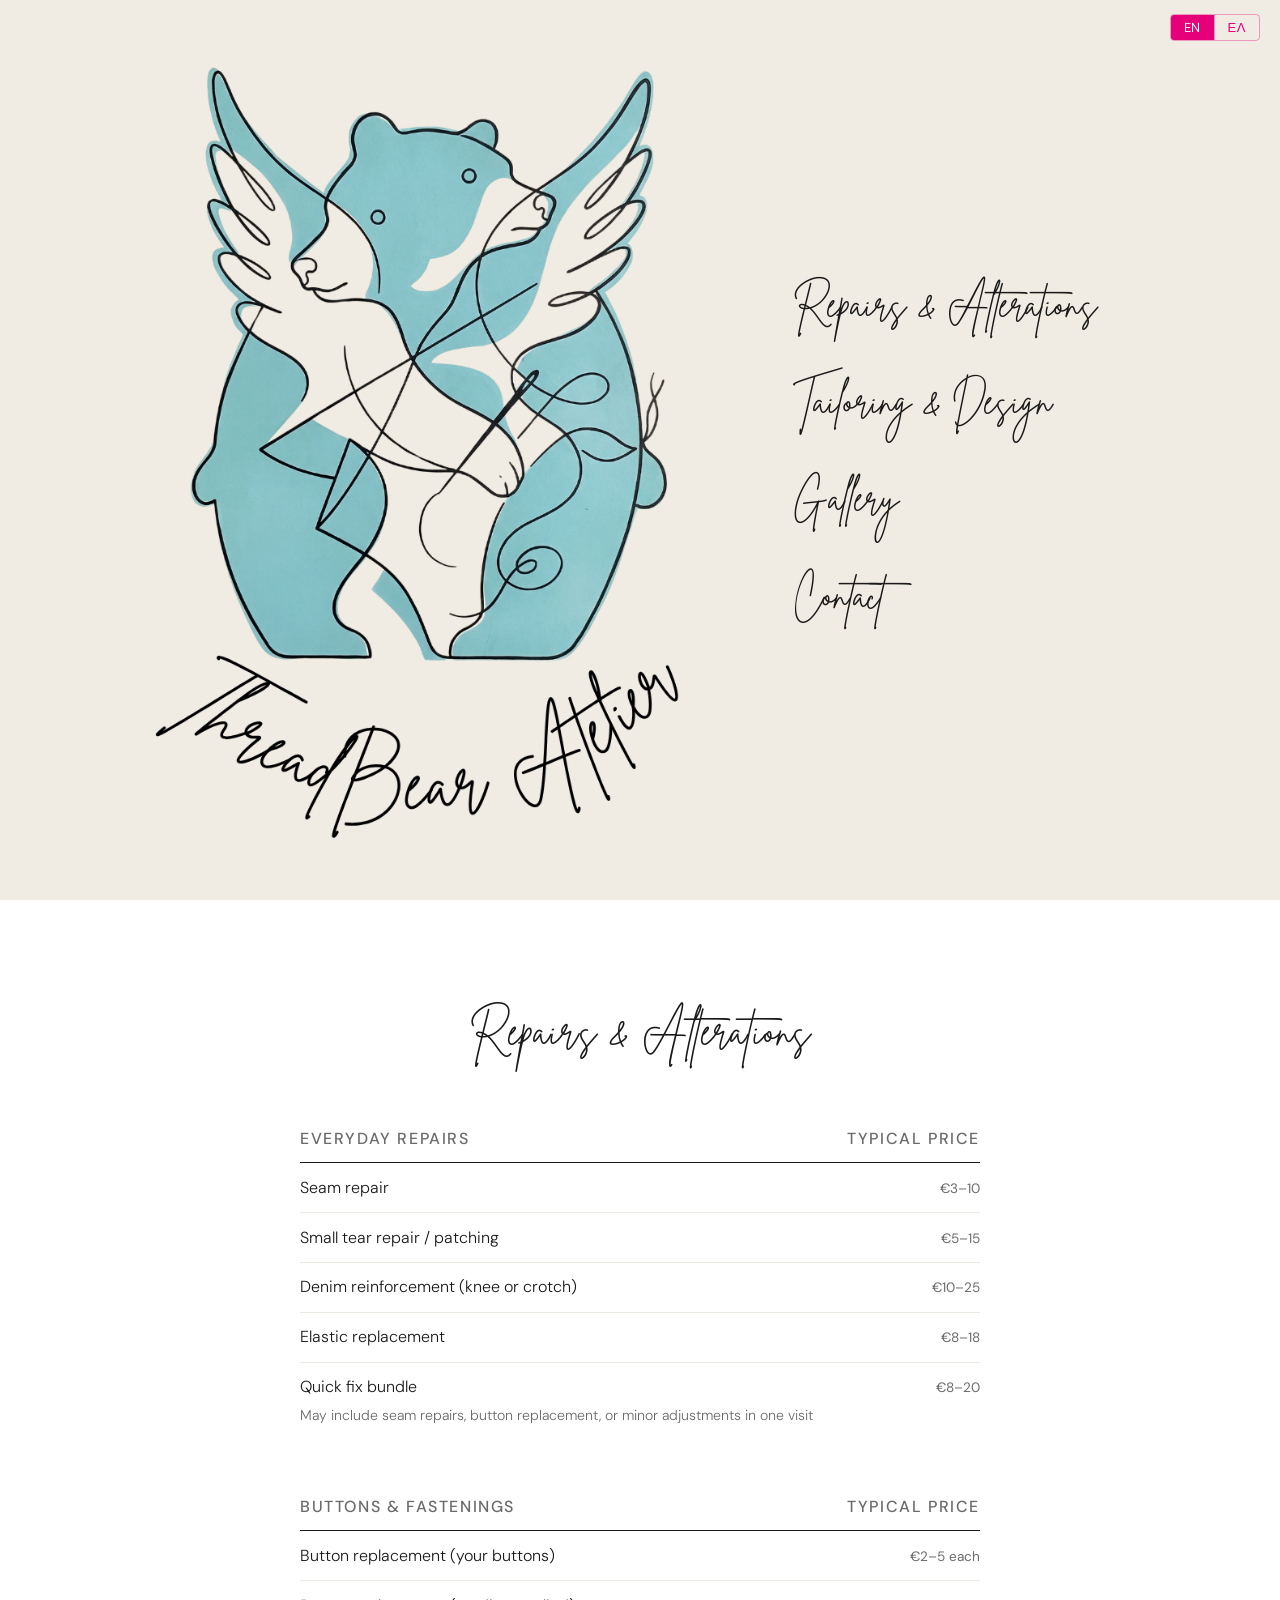
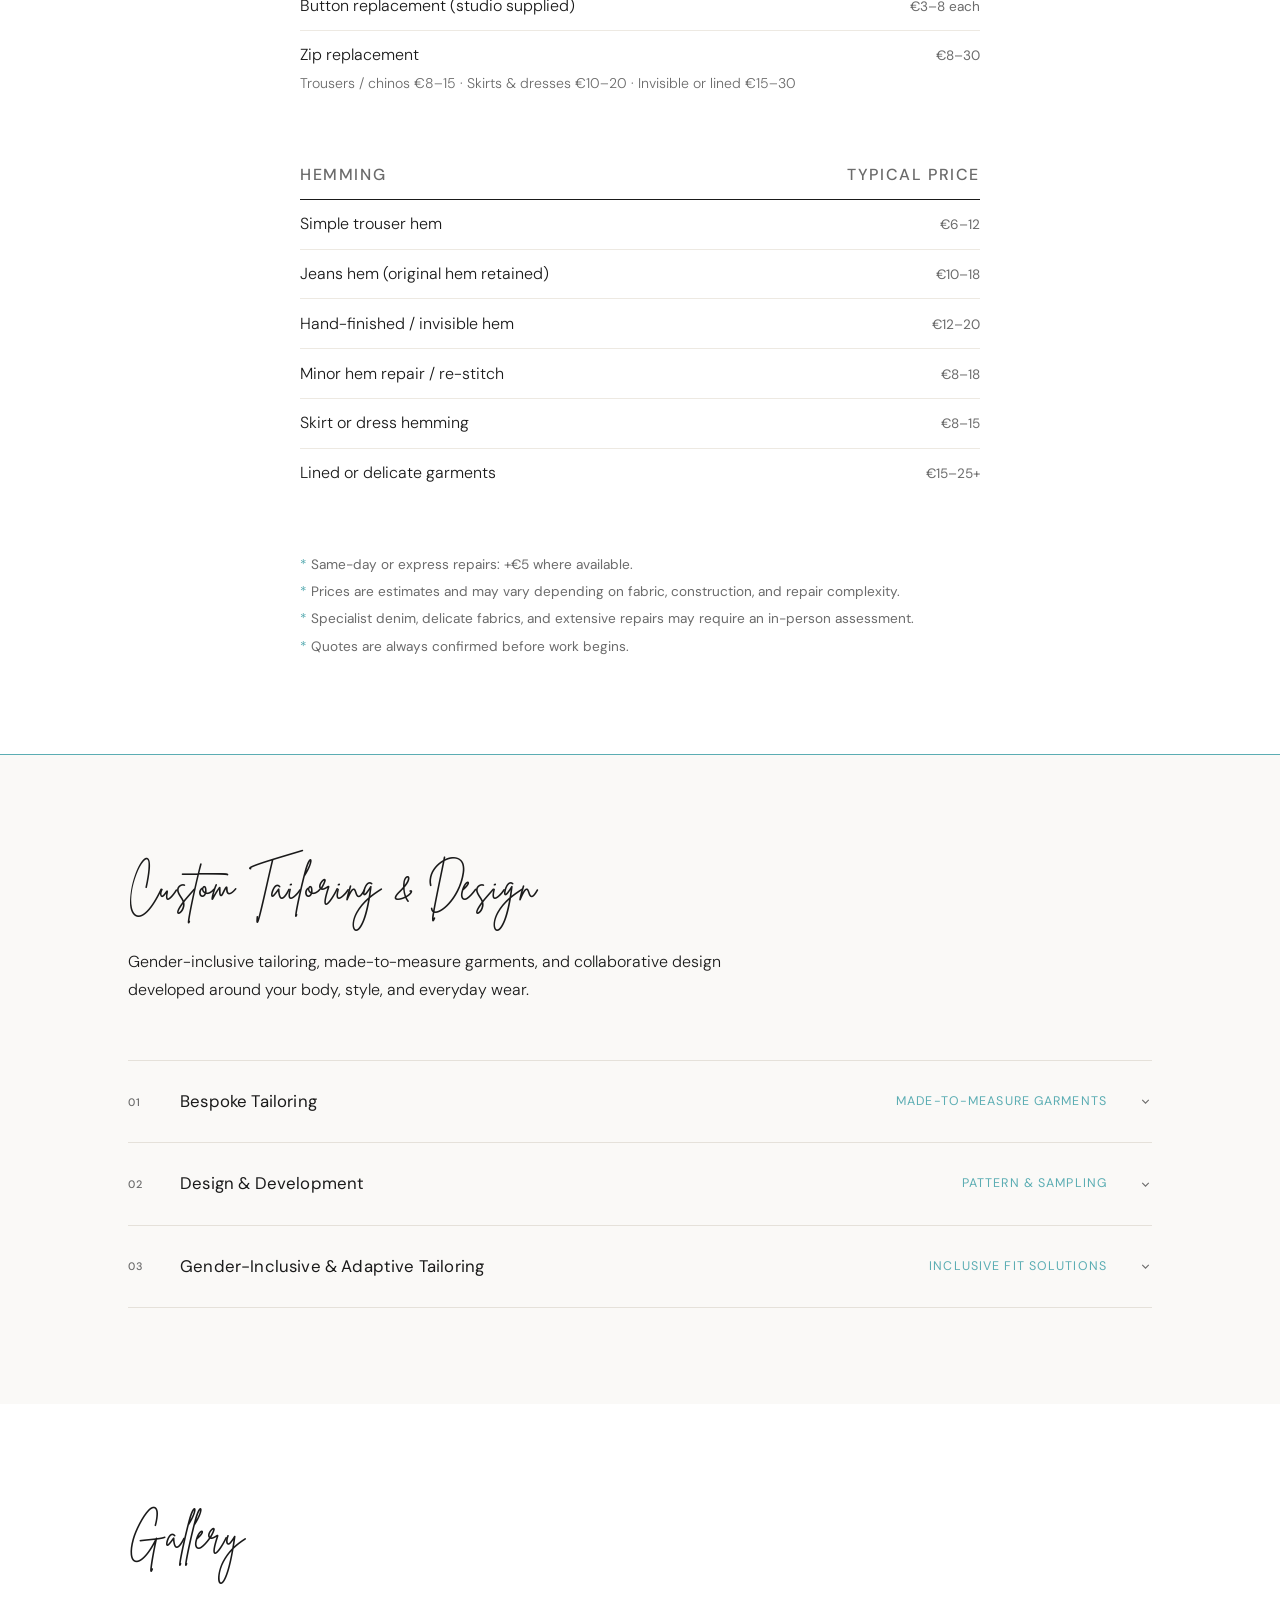
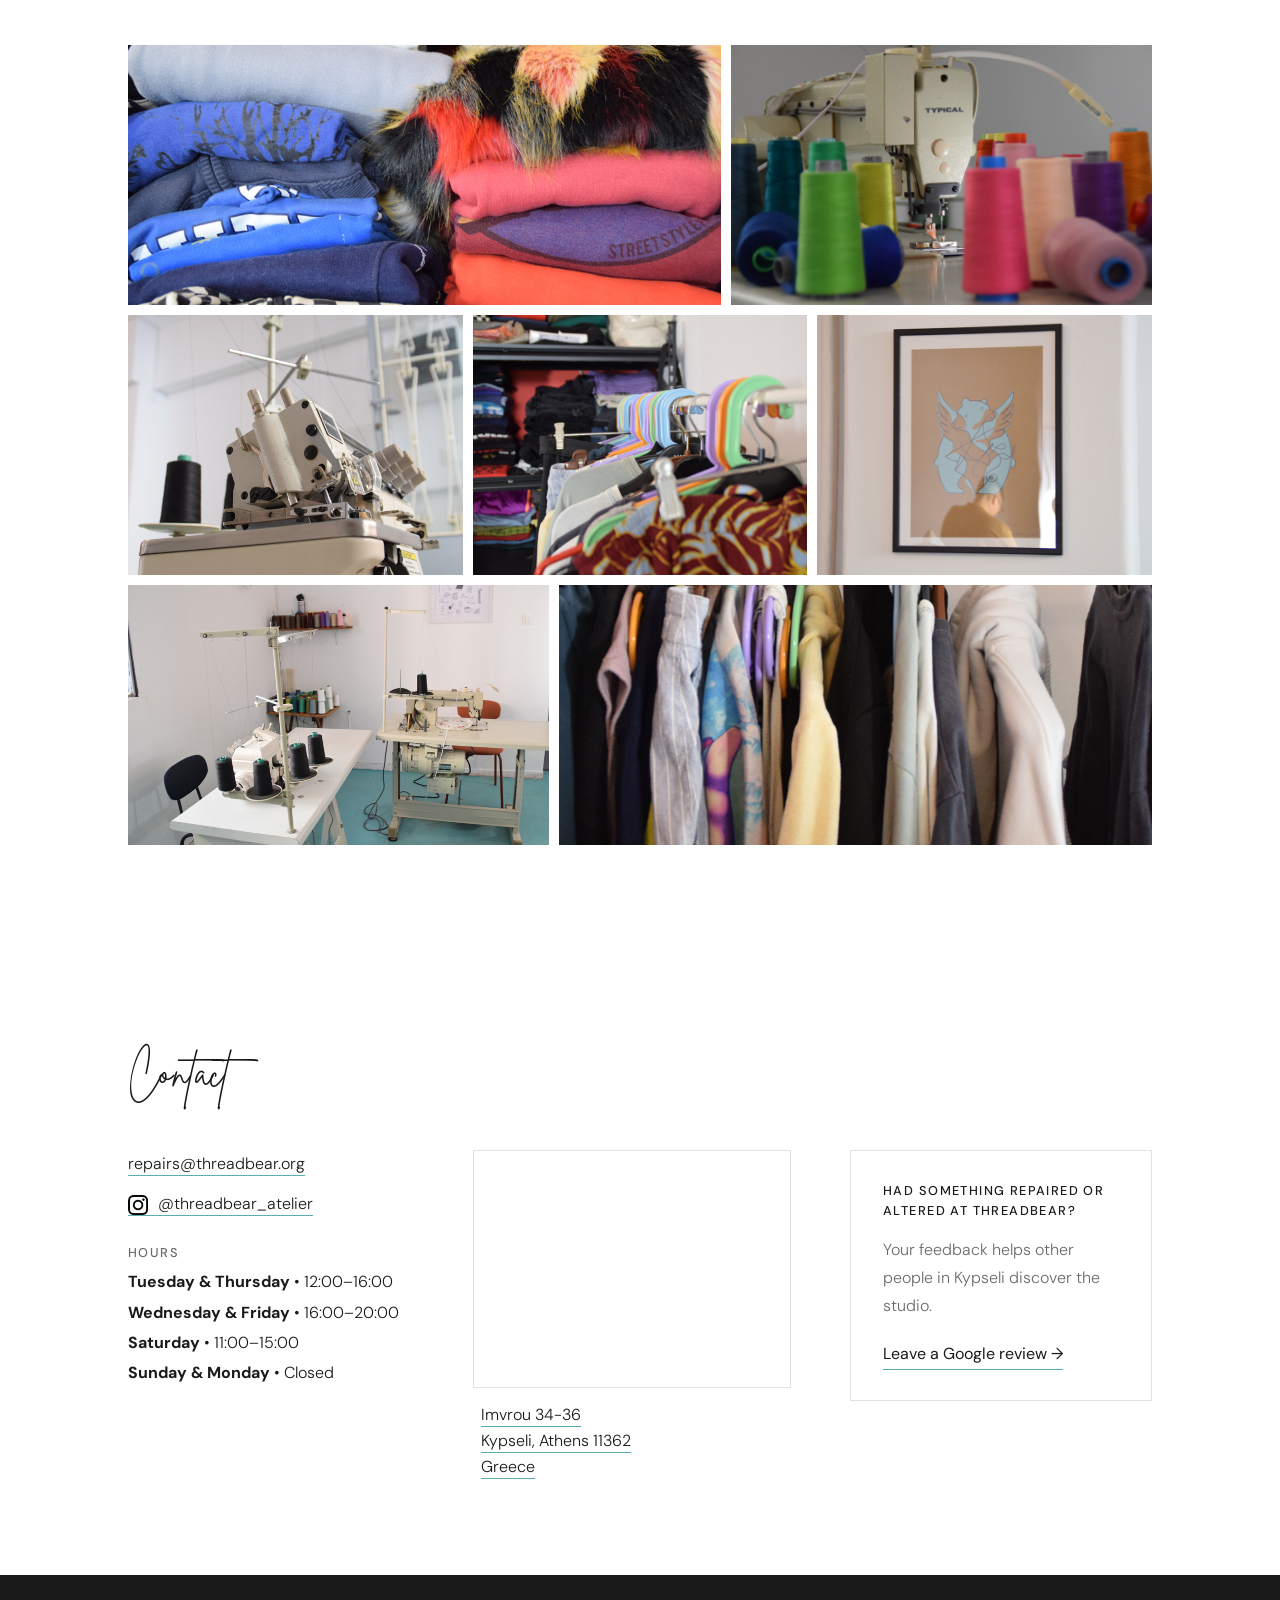
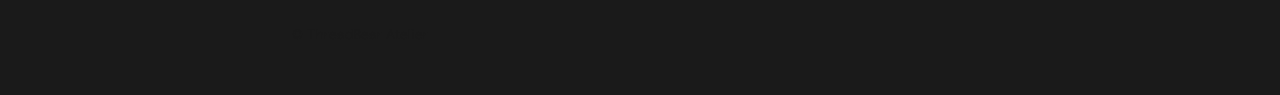
<file: index.html>
<!doctype html>
<html lang="en">
  <head>
    <meta charset="UTF-8" />
    <meta name="viewport" content="width=device-width, initial-scale=1.0" />
    <title>ThreadBear Atelier</title>
    <link rel="stylesheet" href="/assets/css/styles.css" />
    <style>
      @media (prefers-reduced-motion: reduce) {
        * {
          animation-duration: 0.01ms !important;
          animation-iteration-count: 1 !important;
          transition-duration: 0.01ms !important;
          scroll-behavior: auto !important;
        }
      }
    </style>

    <!-- HTML for language switcher 1 -->
    <nav class="lang-switcher" aria-label="Language">
      <a href="index.html" class="active" lang="en" aria-current="page">EN</a>
      <span class="lang-switcher__divider" aria-hidden="true"></span>
      <a href="index_el.html" lang="el">ΕΛ</a>
    </nav>
  </head>

  <!-- Google tag (gtag.js) -->
  <script
    async
    src="https://www.googletagmanager.com/gtag/js?id=G-W60JH2CNYG"
  ></script>
  <script>
    window.dataLayer = window.dataLayer || [];
    function gtag() {
      dataLayer.push(arguments);
    }
    gtag("js", new Date());

    gtag("config", "G-W60JH2CNYG");
  </script>

  <body>
    <!-- HERO -->
    <section class="hero">
      <img
        src="/assets/img/ThreadBear-Atelier.png"
        alt="ThreadBear Atelier"
        class="hero-image"
      />
      <nav class="main-nav">
        <a href="#repairs">Repairs & Alterations</a>
        <a href="#tailoring">Tailoring & Design</a>
        <a href="#gallery">Gallery</a>
        <a href="#contact">Contact</a>
      </nav>
    </section>

    <!-- REPAIRS & ALTERATIONS -->
    <section id="repairs" class="light">
      <h2>Repairs &amp; Alterations</h2>

      <div class="price-list">
        <div class="price-group">
          <div class="price-group__header">
            <span>Everyday repairs</span>
            <span>Typical price</span>
          </div>
          <div class="price-row">
            <span class="price-row__name">Seam repair</span>
            <span class="price-row__val">€3–10</span>
          </div>
          <div class="price-row">
            <span class="price-row__name">Small tear repair / patching</span>
            <span class="price-row__val">€5–15</span>
          </div>
          <div class="price-row">
            <span class="price-row__name"
              >Denim reinforcement (knee or crotch)</span
            >
            <span class="price-row__val">€10–25</span>
          </div>
          <div class="price-row">
            <span class="price-row__name">Elastic replacement</span>
            <span class="price-row__val">€8–18</span>
          </div>
          <div class="price-row">
            <span class="price-row__name">
              Quick fix bundle
              <span class="price-row__sub"
                >May include seam repairs, button replacement, or minor
                adjustments in one visit</span
              >
            </span>
            <span class="price-row__val">€8–20</span>
          </div>
        </div>

        <div class="price-group">
          <div class="price-group__header">
            <span>Buttons &amp; fastenings</span>
            <span>Typical price</span>
          </div>
          <div class="price-row">
            <span class="price-row__name"
              >Button replacement (your buttons)</span
            >
            <span class="price-row__val">€2–5 each</span>
          </div>
          <div class="price-row">
            <span class="price-row__name"
              >Button replacement (studio supplied)</span
            >
            <span class="price-row__val">€3–8 each</span>
          </div>
          <div class="price-row">
            <span class="price-row__name">
              Zip replacement
              <span class="price-row__sub"
                >Trousers / chinos €8–15 · Skirts &amp; dresses €10–20 ·
                Invisible or lined €15–30</span
              >
            </span>
            <span class="price-row__val">€8–30</span>
          </div>
        </div>

        <div class="price-group">
          <div class="price-group__header">
            <span>Hemming</span>
            <span>Typical price</span>
          </div>
          <div class="price-row">
            <span class="price-row__name">Simple trouser hem</span>
            <span class="price-row__val">€6–12</span>
          </div>
          <div class="price-row">
            <span class="price-row__name"
              >Jeans hem (original hem retained)</span
            >
            <span class="price-row__val">€10–18</span>
          </div>
          <div class="price-row">
            <span class="price-row__name">Hand-finished / invisible hem</span>
            <span class="price-row__val">€12–20</span>
          </div>
          <div class="price-row">
            <span class="price-row__name">Minor hem repair / re-stitch</span>
            <span class="price-row__val">€8–18</span>
          </div>
          <div class="price-row">
            <span class="price-row__name">Skirt or dress hemming</span>
            <span class="price-row__val">€8–15</span>
          </div>
          <div class="price-row">
            <span class="price-row__name">Lined or delicate garments</span>
            <span class="price-row__val">€15–25+</span>
          </div>
        </div>

        <div class="price-notes">
          <span>Same-day or express repairs: +€5 where available.</span>
          <span
            >Prices are estimates and may vary depending on fabric,
            construction, and repair complexity.</span
          >
          <span
            >Specialist denim, delicate fabrics, and extensive repairs may
            require an in-person assessment.</span
          >
          <span>Quotes are always confirmed before work begins.</span>
        </div>
      </div>
    </section>

    <!-- TAILORING & DESIGN -->
    <section id="tailoring" class="dark">
      <h2>Custom Tailoring &amp; Design</h2>
      <p>
        Gender-inclusive tailoring, made-to-measure garments, and collaborative
        design developed around your body, style, and everyday wear.
      </p>

      <div class="services-grid">
        <details class="service-card" name="services">
          <summary class="service-card__trigger">
            <span class="service-card__number">01</span>
            <span class="service-card__name">Bespoke Tailoring</span>
            <span class="service-card__tag">Made-to-measure garments</span>
            <svg
              class="service-card__chevron"
              viewBox="0 0 24 24"
              fill="none"
              stroke="currentColor"
              stroke-width="2"
            >
              <polyline points="6 9 12 15 18 9" />
            </svg>
          </summary>
          <div class="service-card__body">
            <p>
              Individually tailored garments designed around your measurements,
              movement, and personal style. From everyday staples to statement
              pieces, each project is developed through consultation, fitting,
              and careful construction.
            </p>
            <ul>
              <li>
                Trousers, shirts, skirts, jackets, dresses, and custom pieces
              </li>
              <li>Made-to-measure fitting and adjustments</li>
              <li>Fabric and construction guidance</li>
              <li>Pricing quoted per project</li>
            </ul>
          </div>
        </details>

        <details class="service-card" name="services">
          <summary class="service-card__trigger">
            <span class="service-card__number">02</span>
            <span class="service-card__name">Design & Development</span>
            <span class="service-card__tag">Pattern & sampling</span>
            <svg
              class="service-card__chevron"
              viewBox="0 0 24 24"
              fill="none"
              stroke="currentColor"
              stroke-width="2"
            >
              <polyline points="6 9 12 15 18 9" />
            </svg>
          </summary>
          <div class="service-card__body">
            <p>
              Collaborative garment development for personal projects, small
              collections, performance wear, or one-off designs. Support
              available from initial idea through to pattern creation and
              sampling.
            </p>
            <ul>
              <li>Pattern drafting (simple): €40–€90</li>
              <li>Pattern drafting (complex): €90–€180</li>
              <li>Toile / sample garment: from €50</li>
              <li>Design consultation (1 hour): €25–€50</li>
            </ul>
          </div>
        </details>

        <details class="service-card" name="services">
          <summary class="service-card__trigger">
            <span class="service-card__number">03</span>
            <span class="service-card__name"
              >Gender-Inclusive & Adaptive Tailoring</span
            >
            <span class="service-card__tag">Inclusive fit solutions</span>
            <svg
              class="service-card__chevron"
              viewBox="0 0 24 24"
              fill="none"
              stroke="currentColor"
              stroke-width="2"
            >
              <polyline points="6 9 12 15 18 9" />
            </svg>
          </summary>
          <div class="service-card__body">
            <p>
              Tailoring and garment adjustments centred on comfort,
              accessibility, body diversity, and personal expression. The studio
              offers a respectful, collaborative approach tailored to individual
              needs rather than traditional sizing norms.
            </p>
            <ul>
              <li>
                Adaptive fit adjustments: +€10–€40 depending on complexity
              </li>
              <li>Binder-friendly and comfort-focused modifications</li>
              <li>Mobility and accessibility adjustments</li>
              <li>Quoted individually per garment</li>
            </ul>
          </div>
        </details>
      </div>
    </section>

    <!-- GALLERY -->
    <section id="gallery" class="light">
      <h2>Gallery</h2>

      <div class="gallery">
        <img src="/assets/img/TB-03.jpg" alt="Tailoring detail" />
        <img src="/assets/img/TB-02.jpg" alt="Threads" />
        <img src="/assets/img/TB-05.jpg" alt="Overlock machine" />
        <img src="/assets/img/TB-04.jpg" alt="clothes rack" />
        <img src="/assets/img/TB-01.jpg" alt="Studio detail" />
        <img src="/assets/img/TB-06.jpg" alt="Sewing Machines" />
        <img src="/assets/img/TB-07.jpg" alt="Fabric close-up" />
      </div>
    </section>

    <!-- CONTACT -->
    <section id="contact" class="light contact">
      <h2>Contact</h2>

      <div class="contact-grid">
        <div class="contact-info">
          <div class="contact-details">
            <p>
              <a href="mailto:repairs@threadbear.org">repairs@threadbear.org</a>
            </p>
          </div>

          <p class="contact-instagram">
            <a
              href="https://www.instagram.com/threadbear_atelier/"
              target="_blank"
              rel="noopener noreferrer"
            >
              <img
                src="/assets/img/insta/Instagram_Glyph_Black.jpg"
                alt=""
                class="instagram-icon"
                aria-hidden="true"
              />
              @threadbear_atelier
            </a>
          </p>

          <div class="contact-hours">
            <h3>Hours</h3>
            <p><b>Tuesday &amp; Thursday</b> • 12:00–16:00</p>
            <p><b>Wednesday &amp; Friday</b> • 16:00–20:00</p>
            <p><b>Saturday</b> • 11:00–15:00</p>
            <p><b>Sunday &amp; Monday</b> • Closed</p>
          </div>
        </div>

        <div class="contact-location">
          <div class="contact-map">
            <iframe
              src="https://www.google.com/maps/embed?pb=!1m18!1m12!1m3!1d3143.916455956967!2d23.737129799999998!3d38.002409099999994!2m3!1f0!2f0!3f0!3m2!1i1024!2i768!4f13.1!3m3!1m2!1s0x14a1a3ce7881ea3f%3A0xa19ecb62def4c7c4!2sThreadbear!5e0!3m2!1sen!2sgr!4v1789715381783!5m2!1sen!2sgr"
              width="100%"
              height="240"
              style="border: 0"
              allowfullscreen
              loading="lazy"
              referrerpolicy="strict-origin-when-cross-origin"
              title="Threadbear on Google Maps"
            >
            </iframe>
          </div>
          <p class="contact-address">
            <a
              href="https://www.google.com/maps/place/Threadbear/@38.0024091,23.7371298,17z/data=!3m1!4b1!4m6!3m5!1s0x14a1a3ce7881ea3f:0xa19ecb62def4c7c4!8m2!3d38.0024091!4d23.7371298!16s%2Fg%2F11nq8yr6zc?hl=en-US&entry=ttu&g_ep=EgoyMDI2MDkxNC4wIKXMDSoASAFQAw%3D%3D"
              target="_blank"
              rel="noopener noreferrer"
            >
              Imvrou 34-36<br />
              Kypseli, Athens 11362<br />
              Greece
            </a>
          </p>
        </div>

        <aside class="review-card" aria-labelledby="review-card-title">
          <h3 id="review-card-title">
            Had something repaired or altered at ThreadBear?
          </h3>
          <p>
            Your feedback helps other people in Kypseli discover the studio.
          </p>
          <a
            href="https://g.page/r/CcTH9N5iy56hEAE/review"
            target="_blank"
            rel="noopener noreferrer"
          >
            Leave a Google review →
          </a>
        </aside>
      </div>
    </section>

    
    <footer>
      <p>&copy; ThreadBear Atelier</p>
    </footer>

    <button id="to-top" class="to-top" type="button" aria-label="Back to top">
      <svg
        viewBox="0 0 48 48"
        width="20"
        height="20"
        aria-hidden="true"
        focusable="false"
      >
        <polygon points="24 8 40 40 8 40" fill="#e6007a" />
      </svg>
    </button>

    <script src="/assets/js/script.js"></script>
  </body>
</html>
</file>
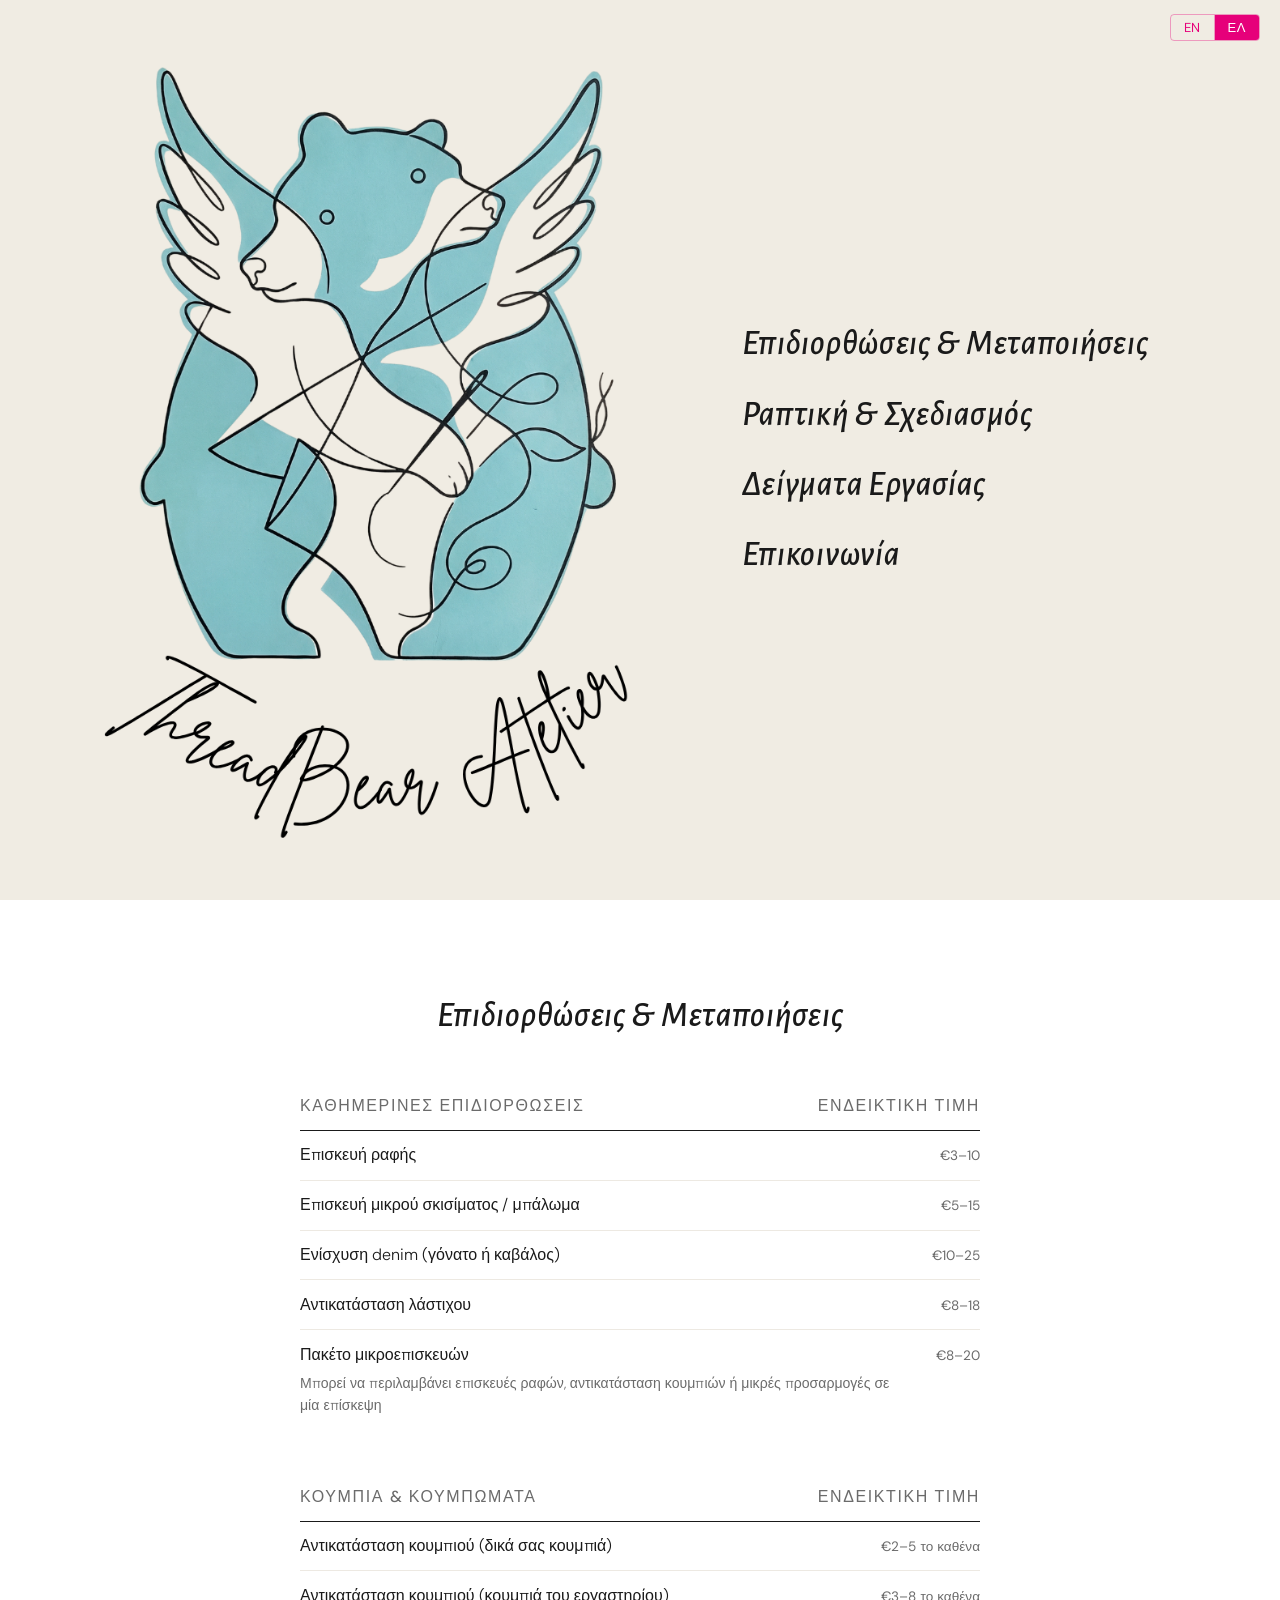
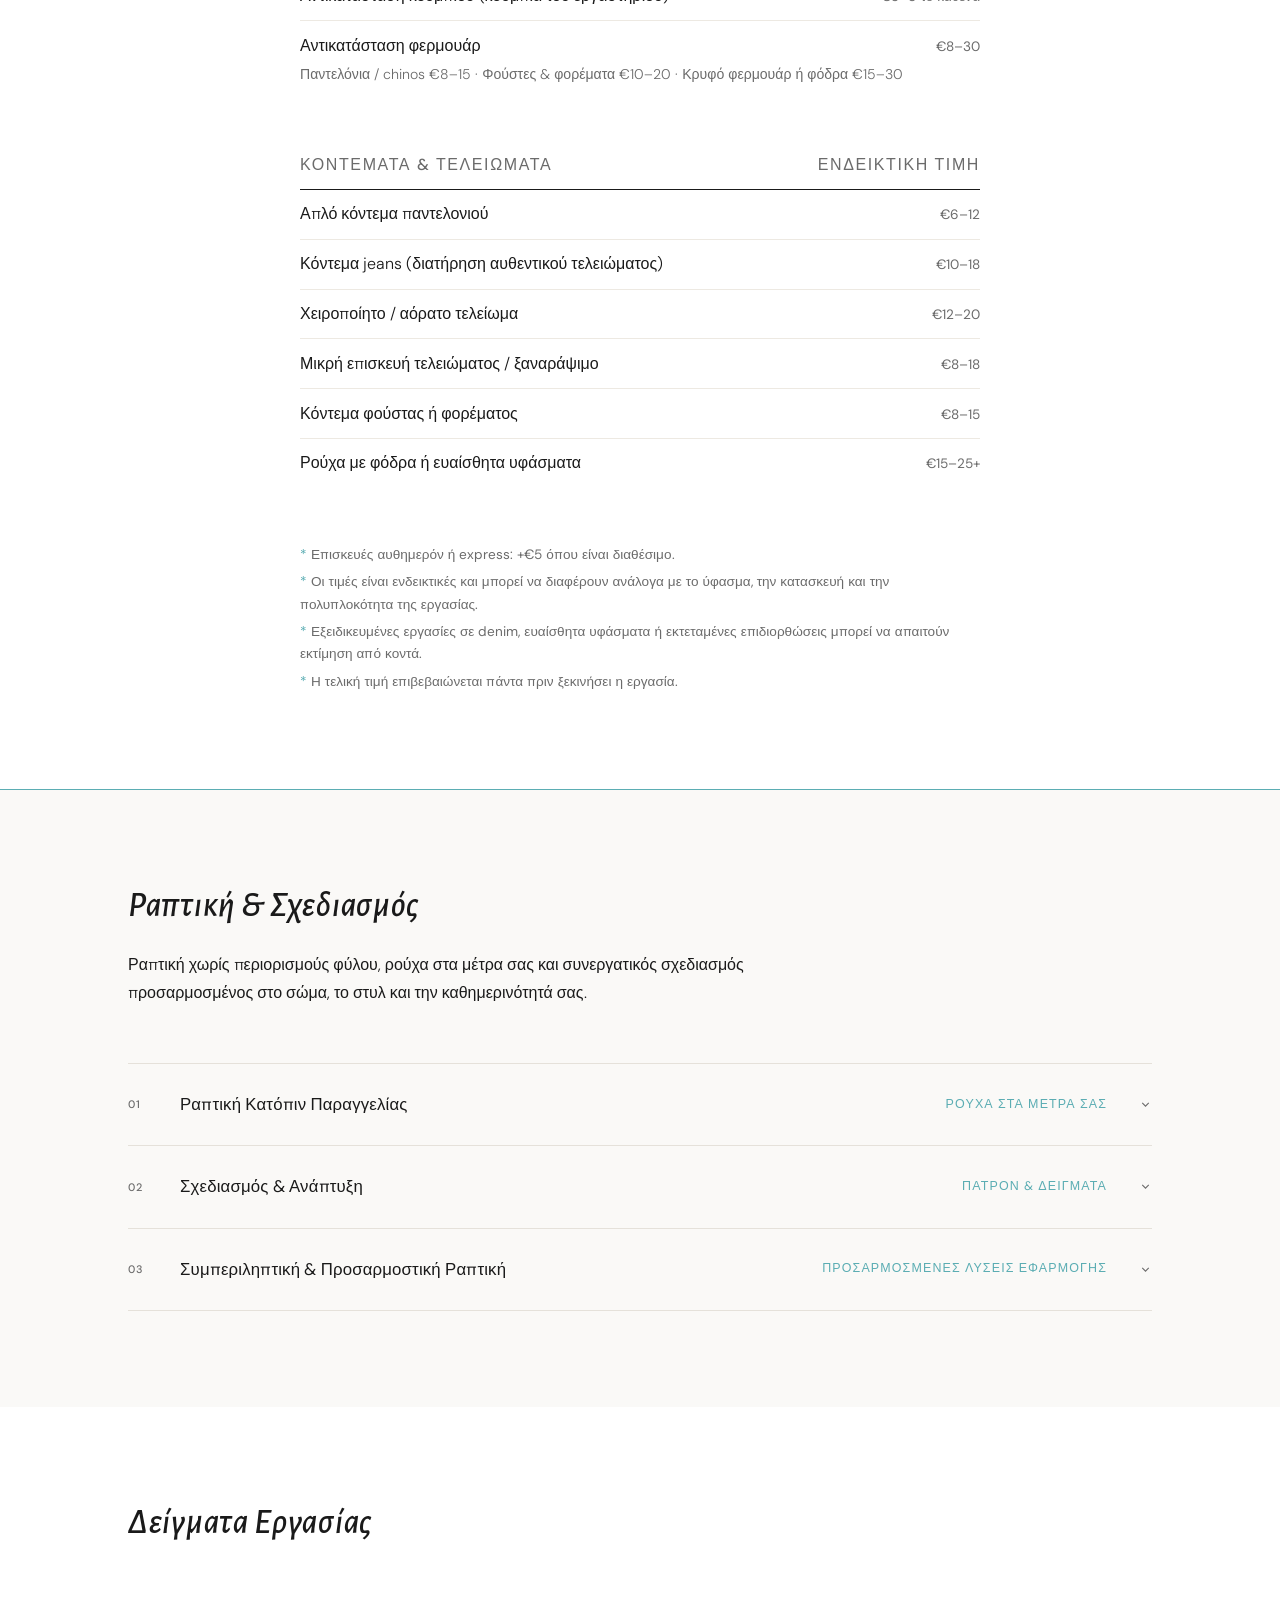
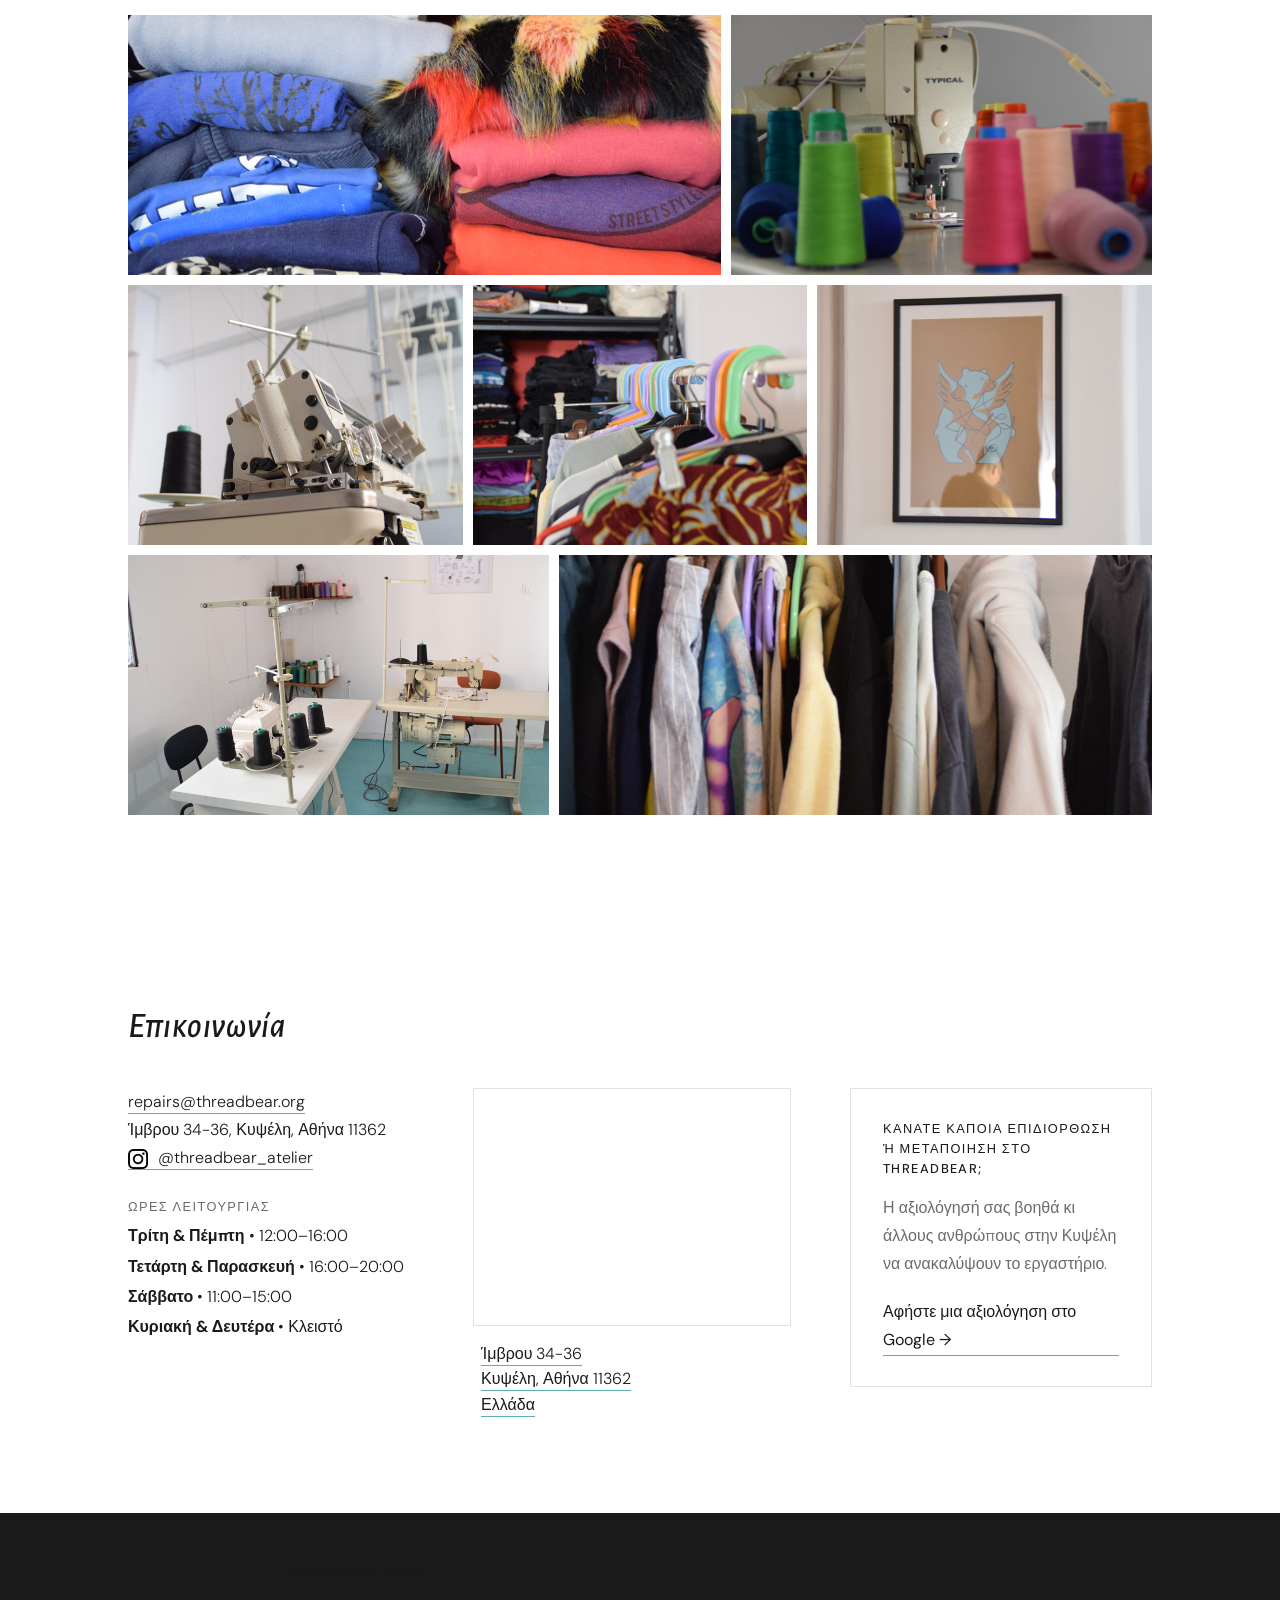
<file: index_el.html>
<!doctype html>
<html lang="el">
  <head>
    <meta charset="UTF-8" />
    <meta name="viewport" content="width=device-width, initial-scale=1.0" />
    <title>ThreadBear Atelier</title>
    <link rel="stylesheet" href="/assets/css/styles.css" />
    <style>
      @media (prefers-reduced-motion: reduce) {
        * {
          animation-duration: 0.01ms !important;
          animation-iteration-count: 1 !important;
          transition-duration: 0.01ms !important;
          scroll-behavior: auto !important;
        }
      }
    </style>

    <!-- HTML for language switcher -->
    <nav class="lang-switcher" aria-label="Γλώσσα">
      <a href="index.html" lang="en">EN</a>
      <span class="lang-switcher__divider" aria-hidden="true"></span>
      <a href="index_el.html" class="active" lang="el" aria-current="page"
        >ΕΛ</a
      >
    </nav>
  </head>

      <!-- Google tag (gtag.js) -->
<script async src="https://www.googletagmanager.com/gtag/js?id=G-W60JH2CNYG"></script>
<script>
  window.dataLayer = window.dataLayer || [];
  function gtag(){dataLayer.push(arguments);}
  gtag('js', new Date());

  gtag('config', 'G-W60JH2CNYG');
</script>

  <body>
    <!-- HERO -->
    <section class="hero">
      <img
        src="/assets/img/ThreadBear-Atelier.png"
        alt="ThreadBear Atelier"
        class="hero-image"
      />

      <nav class="main-nav">
        <a href="#repairs">Επιδιορθώσεις & Μεταποιήσεις</a>
        <a href="#tailoring">Ραπτική & Σχεδιασμός</a>
        <a href="#gallery">Δείγματα Εργασίας</a>
        <a href="#contact">Επικοινωνία</a>
      </nav>
    </section>

    <!-- REPAIRS & ALTERATIONS -->
    <section id="repairs" class="light">
      <h2>Επιδιορθώσεις &amp; Μεταποιήσεις</h2>

      <div class="price-list">
        <div class="price-group">
          <div class="price-group__header">
            <span>Καθημερινές επιδιορθώσεις</span>
            <span>Ενδεικτική τιμή</span>
          </div>

          <div class="price-row">
            <span class="price-row__name">Επισκευή ραφής</span>
            <span class="price-row__val">€3–10</span>
          </div>

          <div class="price-row">
            <span class="price-row__name"
              >Επισκευή μικρού σκισίματος / μπάλωμα</span
            >
            <span class="price-row__val">€5–15</span>
          </div>

          <div class="price-row">
            <span class="price-row__name"
              >Ενίσχυση denim (γόνατο ή καβάλος)</span
            >
            <span class="price-row__val">€10–25</span>
          </div>

          <div class="price-row">
            <span class="price-row__name">Αντικατάσταση λάστιχου</span>
            <span class="price-row__val">€8–18</span>
          </div>

          <div class="price-row">
            <span class="price-row__name">
              Πακέτο μικροεπισκευών
              <span class="price-row__sub">
                Μπορεί να περιλαμβάνει επισκευές ραφών, αντικατάσταση κουμπιών ή
                μικρές προσαρμογές σε μία επίσκεψη
              </span>
            </span>

            <span class="price-row__val">€8–20</span>
          </div>
        </div>

        <div class="price-group">
          <div class="price-group__header">
            <span>Κουμπιά &amp; Κουμπώματα</span>
            <span>Ενδεικτική τιμή</span>
          </div>

          <div class="price-row">
            <span class="price-row__name"
              >Αντικατάσταση κουμπιού (δικά σας κουμπιά)</span
            >
            <span class="price-row__val">€2–5 το καθένα</span>
          </div>

          <div class="price-row">
            <span class="price-row__name"
              >Αντικατάσταση κουμπιού (κουμπιά του εργαστηρίου)</span
            >
            <span class="price-row__val">€3–8 το καθένα</span>
          </div>

          <div class="price-row">
            <span class="price-row__name">
              Αντικατάσταση φερμουάρ
              <span class="price-row__sub">
                Παντελόνια / chinos €8–15 · Φούστες &amp; φορέματα €10–20 ·
                Κρυφό φερμουάρ ή φόδρα €15–30
              </span>
            </span>

            <span class="price-row__val">€8–30</span>
          </div>
        </div>

        <div class="price-group">
          <div class="price-group__header">
            <span>Κοντέματα & Τελειώματα</span>
            <span>Ενδεικτική τιμή</span>
          </div>

          <div class="price-row">
            <span class="price-row__name">Απλό κόντεμα παντελονιού</span>
            <span class="price-row__val">€6–12</span>
          </div>

          <div class="price-row">
            <span class="price-row__name"
              >Κόντεμα jeans (διατήρηση αυθεντικού τελειώματος)</span
            >
            <span class="price-row__val">€10–18</span>
          </div>

          <div class="price-row">
            <span class="price-row__name"
              >Χειροποίητο / αόρατο τελείωμα</span
            >
            <span class="price-row__val">€12–20</span>
          </div>

          <div class="price-row">
            <span class="price-row__name"
              >Μικρή επισκευή τελειώματος / ξαναράψιμο</span
            >
            <span class="price-row__val">€8–18</span>
          </div>

          <div class="price-row">
            <span class="price-row__name">Κόντεμα φούστας ή φορέματος</span>
            <span class="price-row__val">€8–15</span>
          </div>

          <div class="price-row">
            <span class="price-row__name"
              >Ρούχα με φόδρα ή ευαίσθητα υφάσματα</span
            >
            <span class="price-row__val">€15–25+</span>
          </div>
        </div>

        <div class="price-notes">
          <span
            >Επισκευές αυθημερόν ή express: +€5 όπου είναι διαθέσιμο.</span
          >

          <span>
            Οι τιμές είναι ενδεικτικές και μπορεί να διαφέρουν ανάλογα με το
            ύφασμα, την κατασκευή και την πολυπλοκότητα της εργασίας.
          </span>

          <span>
            Εξειδικευμένες εργασίες σε denim, ευαίσθητα υφάσματα ή εκτεταμένες
            επιδιορθώσεις μπορεί να απαιτούν εκτίμηση από κοντά.
          </span>

          <span>
            Η τελική τιμή επιβεβαιώνεται πάντα πριν ξεκινήσει η εργασία.
          </span>
        </div>
      </div>
    </section>

    <!-- TAILORING & DESIGN -->
    <section id="tailoring" class="dark">
      <h2>Ραπτική &amp; Σχεδιασμός</h2>

      <p>
        Ραπτική χωρίς περιορισμούς φύλου, ρούχα στα μέτρα σας και συνεργατικός
        σχεδιασμός προσαρμοσμένος στο σώμα, το στυλ και την καθημερινότητά σας.
      </p>

      <div class="services-grid">
        <details class="service-card" name="services">
          <summary class="service-card__trigger">
            <span class="service-card__number">01</span>

            <span class="service-card__name"
              >Ραπτική Κατόπιν Παραγγελίας</span
            >

            <span class="service-card__tag">Ρούχα στα μέτρα σας</span>

            <svg
              class="service-card__chevron"
              viewBox="0 0 24 24"
              fill="none"
              stroke="currentColor"
              stroke-width="2"
            >
              <polyline points="6 9 12 15 18 9" />
            </svg>
          </summary>

          <div class="service-card__body">
            <p>
              Ρούχα σχεδιασμένα και ραμμένα αποκλειστικά για εσάς, με βάση τις
              μετρήσεις, την κίνηση και το προσωπικό σας στυλ. Από καθημερινά
              βασικά κομμάτια έως πιο ιδιαίτερες δημιουργίες, κάθε project
              εξελίσσεται μέσα από συζήτηση, πρόβες και προσεκτική κατασκευή.
            </p>

            <ul>
              <li>
                Παντελόνια, πουκάμισα, φούστες, σακάκια, φορέματα και custom
                κομμάτια
              </li>

              <li>Πρόβες και προσαρμογές στα μέτρα σας</li>

              <li>Καθοδήγηση σε υφάσματα και κατασκευή</li>

              <li>Η τιμή διαμορφώνεται ανά project</li>
            </ul>
          </div>
        </details>

        <details class="service-card" name="services">
          <summary class="service-card__trigger">
            <span class="service-card__number">02</span>

            <span class="service-card__name"
              >Σχεδιασμός & Ανάπτυξη</span
            >

            <span class="service-card__tag">Πατρόν & δείγματα</span>

            <svg
              class="service-card__chevron"
              viewBox="0 0 24 24"
              fill="none"
              stroke="currentColor"
              stroke-width="2"
            >
              <polyline points="6 9 12 15 18 9" />
            </svg>
          </summary>

          <div class="service-card__body">
            <p>
              Συνεργατική ανάπτυξη ενδυμάτων για προσωπικά projects, μικρές
              συλλογές, performance wear ή μοναδικά σχέδια. Υποστήριξη από την
              αρχική ιδέα έως τη δημιουργία πατρόν και δείγματος.
            </p>

            <ul>
              <li>Κατασκευή πατρόν (απλό): €40–€90</li>
              <li>Κατασκευή πατρόν (σύνθετο): €90–€180</li>
              <li>Toile / δείγμα ενδύματος: από €50</li>
              <li>Συμβουλευτική σχεδιασμού (1 ώρα): €25–€50</li>
            </ul>
          </div>
        </details>

        <details class="service-card" name="services">
          <summary class="service-card__trigger">
            <span class="service-card__number">03</span>

            <span class="service-card__name">
              Συμπεριληπτική & Προσαρμοστική Ραπτική
            </span>

            <span class="service-card__tag">
              Προσαρμοσμένες λύσεις εφαρμογής
            </span>

            <svg
              class="service-card__chevron"
              viewBox="0 0 24 24"
              fill="none"
              stroke="currentColor"
              stroke-width="2"
            >
              <polyline points="6 9 12 15 18 9" />
            </svg>
          </summary>

          <div class="service-card__body">
            <p>
              Ραπτική και μεταποιήσεις με έμφαση στην άνεση, την προσβασιμότητα,
              τη διαφορετικότητα σωμάτων και την προσωπική έκφραση. Το atelier
              προσφέρει μια συνεργατική και υποστηρικτική προσέγγιση,
              προσαρμοσμένη στις ανάγκες κάθε ατόμου και όχι στα παραδοσιακά
              πρότυπα μεγεθών.
            </p>

            <ul>
              <li>
                Προσαρμοστικές μεταποιήσεις εφαρμογής: +€10–€40 ανάλογα με την
                πολυπλοκότητα
              </li>

              <li>
                Μεταποιήσεις φιλικές προς binders και προσανατολισμένες στην
                άνεση
              </li>

              <li>Προσαρμογές κινητικότητας και προσβασιμότητας</li>

              <li>Η τιμή καθορίζεται ανά ρούχο</li>
            </ul>
          </div>
        </details>
      </div>
    </section>

    <!-- GALLERY -->
<section id="gallery" class="light">
  <h2>Δείγματα Εργασίας</h2>

  <div class="gallery">
    <img src="/assets/img/TB-03.jpg" alt="Λεπτομέρεια ραπτικής" />
    <img src="/assets/img/TB-02.jpg" alt="Κλωστές" />
    <img src="/assets/img/TB-05.jpg" alt="Κοπτοράπτης (overlock)" />
    <img src="/assets/img/TB-04.jpg" alt="Κρεμάστρα ρούχων" />
    <img src="/assets/img/TB-01.jpg" alt="Λεπτομέρεια εργαστηρίου" />
    <img src="/assets/img/TB-06.jpg" alt="Ραπτομηχανές" />
    <img src="/assets/img/TB-07.jpg" alt="Κοντινό σε ύφασμα" />
  </div>
</section>
  

     <!-- CONTACT -->
<section id="contact" class="light contact">
  <h2>Επικοινωνία</h2>

  <div class="contact-grid">

    <!-- Column 1: Contact details and opening hours -->
    <div class="contact-info">
      <div class="contact-details">
        <p>
          <a href="mailto:repairs@threadbear.org">
            repairs@threadbear.org
          </a>
        </p>
        <p>Ίμβρου 34-36, Κυψέλη, Αθήνα 11362</p>
      </div>

      <p>
        <a
          href="https://www.instagram.com/threadbear_atelier/"
          target="_blank"
          rel="noopener noreferrer"
        >
          <img
            src="/assets/img/insta/Instagram_Glyph_Black.jpg"
            alt="Instagram"
            class="instagram-icon"
          />
          @threadbear_atelier
        </a>
      </p>

      <div class="contact-hours">
        <h3>Ώρες Λειτουργίας</h3>
        <p><b>Τρίτη &amp; Πέμπτη</b> • 12:00–16:00</p>
        <p><b>Τετάρτη &amp; Παρασκευή</b> • 16:00–20:00</p>
        <p><b>Σάββατο</b> • 11:00–15:00</p>
        <p><b>Κυριακή &amp; Δευτέρα</b> • Κλειστό</p>
      </div>
    </div>

    <!-- Column 2: Map and address -->
    <div class="contact-location">
      <div class="contact-map">
        <iframe
          src="https://www.google.com/maps/embed?pb=!1m18!1m12!1m3!1d3143.916455956967!2d23.737129799999998!3d38.002409099999994!2m3!1f0!2f0!3f0!3m2!1i1024!2i768!4f13.1!3m3!1m2!1s0x14a1a3ce7881ea3f%3A0xa19ecb62def4c7c4!2sThreadbear!5e0!3m2!1sen!2sgr!4v1789715381783!5m2!1sen!2sgr"
          width="100%"
          height="240"
          style="border: 0"
          allowfullscreen
          loading="lazy"
          referrerpolicy="strict-origin-when-cross-origin"
          title="Το ThreadBear στους Χάρτες Google"
        ></iframe>
      </div>

      <p class="contact-address">
        <a
          href="https://www.google.com/maps/place/Threadbear/@38.0024091,23.7371298,17z/data=!3m1!4b1!4m6!3m5!1s0x14a1a3ce7881ea3f:0xa19ecb62def4c7c4!8m2!3d38.0024091!4d23.7371298!16s%2Fg%2F11nq8yr6zc?hl=el"
          target="_blank"
          rel="noopener noreferrer"
        >
          Ίμβρου 34-36<br />
          Κυψέλη, Αθήνα 11362<br />
          Ελλάδα
        </a>
      </p>
    </div>

    <!-- Column 3: Google review -->
    <aside class="review-card" aria-labelledby="review-card-title">
      <h3 id="review-card-title">
        Κάνατε κάποια επιδιόρθωση ή μεταποίηση στο ThreadBear;
      </h3>
      <p>
        Η αξιολόγησή σας βοηθά κι άλλους ανθρώπους στην Κυψέλη
        να ανακαλύψουν το εργαστήριο.
      </p>
      <a
        href="https://g.page/r/CcTH9N5iy56hEAE/review"
        target="_blank"
        rel="noopener noreferrer"
      >
        Αφήστε μια αξιολόγηση στο Google →
      </a>
    </aside>

  </div>
</section>

    <footer>
      <p>&copy; ThreadBear Atelier</p>
    </footer>

    <button
      id="to-top"
      class="to-top"
      type="button"
      aria-label="Επιστροφή στην κορυφή"
    >
      <svg
        viewBox="0 0 48 48"
        width="20"
        height="20"
        aria-hidden="true"
        focusable="false"
      >
        <polygon points="24 8 40 40 8 40" fill="#e6007a" />
      </svg>
    </button>

    <script src="/assets/js/script.js"></script>
  </body>
</html>
</file>
<file: assets/css/styles.css>
@import url('https://fonts.googleapis.com/css2?family=DM+Sans:ital,opsz,wght@0,9..40,300;0,9..40,400;0,9..40,500;1,9..40,300&display=swap');

@font-face {
  font-family: "Brittany Signature";
  src: url("/assets/fonts/BrittanySignature.ttf") format("truetype");
  font-weight: normal;
  font-style: normal;
  font-display: swap;
}

@font-face {
  font-family: "AlegreyaSans-MediumItalic";
  src: url("/assets/fonts/AlegreyaSans-MediumItalic.ttf") format("truetype");
  font-weight: normal;
  font-style: normal;
  font-display: swap;
}

:root {
  --teal: #5badb3;
  --teal-light: #edf6f7;
  --ink: #1a1a1a;
  --muted: #6b6b6b;
  --bg: #faf9f7;
  --bg-alt: #f3f0eb;
  --border: #e5e1da;
  --border-fine: #ede9e2;
}

* {
  margin: 0;
  padding: 0;
  box-sizing: border-box;
}

body {
  font-family: 'DM Sans', Arial, sans-serif;
  font-size: 1rem;
  line-height: 1.75;
  color: var(--ink);
  background: var(--bg);
  -webkit-font-smoothing: antialiased;
}

section {
  padding: 96px 10%;
}

/* ========================
   TYPOGRAPHY
   ======================== */

h1, h2 {
  font-family: "Brittany Signature", cursive;
  font-size: 2.6rem;
  color: var(--ink);
  font-weight: normal;
  position: relative;
  display: inline-block;
  margin-bottom: 24px;
  letter-spacing: 0.01em;
}

h2::after {
  content: "";
  position: absolute;
  left: 0;
  bottom: -5px;
  width: 0%;
  height: 1.5px;
  background: var(--teal);
  transition: width 0.35s ease;
}

h2:hover::after {
  width: 100%;
}

/* Greek headings only */
html[lang="el"] h1,
html[lang="el"] h2,
html[lang="el"] .main-nav a {
  font-family: "AlegreyaSans-MediumItalic", serif;
  font-size: 2.4rem;
  letter-spacing: 0.02em;
  line-height: 1.1;
}

h3 {
  font-size: 0.75rem;
  font-weight: 500;
  letter-spacing: 0.11em;
  text-transform: uppercase;
  color: var(--muted);
  margin-bottom: 1.5rem;
}

p {
  max-width: 640px;
  color: var(--ink);
  font-weight: 300;
}

ul ul {
  padding-left: 2rem;
}

/* ========================
   TYPOGRAPHY — BASE
   ======================== */

h3 {
  font-size: 0.8rem;        /* was 0.75rem — too small relative to body */
  font-weight: 500;
  letter-spacing: 0.11em;
  text-transform: uppercase;
  color: var(--muted);
  margin-bottom: 1.5rem;
}

/* Greek headings — base */
html[lang="el"] h1,
html[lang="el"] h2,
html[lang="el"] .main-nav a {
  font-family: "AlegreyaSans-MediumItalic", serif;
  font-size: 2.2rem;        /* was 2.4rem — Alegreya reads optically larger */
  letter-spacing: 0.02em;
  line-height: 1.15;        /* was 1.1 — slightly more breathing room */
}


/* ========================
   HERO
   ======================== */

.hero {
  min-height: 100vh;
  background-color: #f0ece3;
  display: flex;
  align-items: center;
  justify-content: center;
  padding: 40px 15px;
  position: relative;
  overflow: hidden;
}

.hero-image {
  height: 90vh;
  width: auto;
  max-width: 75%;
  object-fit: contain;
  flex-shrink: 0;
  transform: translateX(-60px);
}

/* ========================
   NAVIGATION
   ======================== */

.main-nav {
  display: flex;
  flex-direction: column;
  align-items: flex-start;
  gap: 30px;
  transform: translateX(-100px);
}

.main-nav a {
  font-family: "Brittany Signature", cursive;
  font-size: 2.4rem;
  color: var(--ink);
  text-decoration: none;
  position: relative;
  transition: color 0.25s ease;
}

.main-nav a::after {
  content: "";
  position: absolute;
  left: 0;
  bottom: -4px;
  width: 0%;
  height: 1.5px;
  background: var(--teal);
  transition: width 0.3s ease;
}

.main-nav a:hover {
  color: var(--teal);
}

.main-nav a:hover::after {
  width: 100%;
}

/* ========================
   LANGUAGE SWITCHER
   ======================== */

.lang-switcher {
  display: inline-flex;
  align-items: stretch;        /* was missing — makes divider full height in Firefox */
  position: absolute;
  top: 14px;
  right: 20px;
  z-index: 1000;
  border: 1px solid rgba(230, 0, 122, 0.35);
  border-radius: 4px;
  overflow: hidden;
  -webkit-overflow: hidden;    /* Safari */
  isolation: isolate;          /* forces a new stacking context — fixes Firefox clipping */
}

.lang-switcher a {
  display: flex;
  align-items: center;
  padding: 6px 13px;
  font-size: 13px;
  letter-spacing: 0.04em;
  text-decoration: none;
  color: #e6007a;
  background: transparent;
  transition: background 0.15s, color 0.15s;
  line-height: 1;
  -webkit-font-smoothing: antialiased;
}

.lang-switcher a.active {
  background: #e6007a;
  color: #fff;
}

.lang-switcher a:hover:not(.active) {
  background: rgba(230, 0, 122, 0.08);
}

.lang-switcher__divider {
  display: block;
  width: 1px;
  align-self: stretch;
  background: rgba(230, 0, 122, 0.35);
  flex-shrink: 0;
}

@media (max-width: 641px) {
  .lang-switcher {
    top: 10px;
    right: 12px;
  }
  .lang-switcher a {
    padding: 7px 11px;
    font-size: 12px;
  }
}

/* ========================
   SECTION BACKGROUNDS
   ======================== */

.light {
  background: #ffffff;
}

.dark {
  background: var(--bg);
  border-top: 1.5px solid var(--teal);
}

/* ========================
   PRICE LIST
   ======================== */

.price-list {
  margin-top: 56px;
}

.price-group {
  margin-bottom: 3.5rem;
  max-width: 680px;
}

.price-group:last-of-type {
  margin-bottom: 0;
}

.price-group__header {
  display: flex;
  justify-content: space-between;
  align-items: baseline;
  padding-bottom: 0.6rem;
  border-bottom: 1px solid var(--ink);
  font-size: 1rem;
  font-weight: 500;
  letter-spacing: 0.1em;
  text-transform: uppercase;
  color: var(--muted);
  margin-bottom: 0;
}

.price-row {
  display: flex;
  align-items: baseline;
  justify-content: space-between;
  gap: 24px;
  padding: 0.65rem 0;
  border-bottom: 0.5px solid var(--border-fine);
}

.price-row:last-child {
  border-bottom: none;
}

.price-row__name {
  font-size: 1rem;
  font-weight: 300;
  color: var(--ink);
  flex: 1;
}

.price-row__sub {
  display: block;
  font-size: 0.88rem;
  color: var(--muted);
  margin-top: 3px;
  line-height: 1.6;
}

.price-row__val {
  font-size: 0.85rem;
  font-weight: 400;
  color: var(--muted);
  white-space: nowrap;
}

.price-notes {
  margin-top: 2.5rem;
  display: flex;
  flex-direction: column;
  gap: 5px;
  width: 100%;
}

.price-notes span {
  display: block; 
  width: 100%;
  font-size: 0.85rem;
  color: var(--muted);
  line-height: 1.65;
}

.price-notes span::before {
  content: "* ";
  color: var(--teal);
}

/* ========================
   SERVICES — NUMBERED EDITORIAL WITH ACCORDION
   ======================== */

.services-grid {
  margin-top: 56px;
  display: flex;
  flex-direction: column;
}

.service-card {
  border-bottom: 0.5px solid var(--border);
  transition: background 0.2s ease;
}

.service-card:first-child {
  border-top: 0.5px solid var(--border);
}

details[open].service-card {
  background: var(--teal-light);
  margin: 0 -32px;
  padding: 0 32px;
}

.service-card__trigger {
  display: flex;
  align-items: center;
  gap: 28px;
  padding: 26px 0;
  cursor: pointer;
  list-style: none;
  width: 100%;
  background: none;
  border: none;
  text-align: left;
}

.service-card__trigger::-webkit-details-marker {
  display: none;
}

.service-card__number {
  font-size: 0.68rem;
  font-weight: 500;
  color: var(--muted);
  min-width: 24px;
  letter-spacing: 0.08em;
  flex-shrink: 0;
  padding-top: 1px;
}

.service-card__name {
  font-size: 1.05rem;
  font-weight: 400;
  color: var(--ink);
  flex: 1;
  letter-spacing: 0.01em;
  transition: color 0.2s ease;
}

.service-card__tag {
  font-size: 0.78rem;
  color: var(--teal);
  letter-spacing: 0.09em;
  text-transform: uppercase;
  white-space: nowrap;
  transition: opacity 0.25s ease;
}

.service-card__chevron {
  width: 13px;
  height: 13px;
  flex-shrink: 0;
  margin-left: 4px;
  color: var(--muted);
  transition: transform 0.3s ease, color 0.2s ease;
}

details[open] .service-card__chevron {
  transform: rotate(180deg);
  color: var(--teal);
}

details[open] .service-card__name {
  color: var(--teal);
}

details[open] .service-card__tag {
  opacity: 0;
}

.service-card__body {
  padding: 4px 0 32px 2.5rem;
  font-size: 0.975rem;
  font-weight: 300;
  color: var(--muted);
  line-height: 1.85;
  max-width: 680px;
  width: 100%;
}

.service-card__body p + p {
  margin-top: 1rem;
}

.service-card__body ul {
  margin-top: 0.75rem;
  padding-left: 1rem;
  list-style: none;
}

.service-card__body ul li {
  position: relative;
  padding-left: 1rem;
  margin-bottom: 0.35rem;
  font-size: 0.975rem;
  font-weight: 300;
  color: var(--muted);
  line-height: 1.75;
}

.service-card__body ul li::before {
  content: "–";
  position: absolute;
  left: 0;
  color: var(--teal);
}

/* ========================
   GALLERY
   ======================== */

.gallery {
  display: grid;
  grid-template-columns: repeat(12, 1fr);
  grid-auto-rows: 260px;
  gap: 10px;
  margin-top: 48px;
}

.gallery img {
  width: 100%;
  height: 100%;
  display: block;
  object-fit: cover;
  transition: opacity 0.3s ease;
}

.gallery img:hover {
  opacity: 0.88;
}

.gallery img:nth-child(1) { grid-column: span 7; }
.gallery img:nth-child(2) { grid-column: span 5; }
.gallery img:nth-child(3) { grid-column: span 4; }
.gallery img:nth-child(4) { grid-column: span 4; }
.gallery img:nth-child(5) { grid-column: span 4; }
.gallery img:nth-child(6) { grid-column: span 5; }
.gallery img:nth-child(7) { grid-column: span 7; }
.gallery img:nth-child(n+8) { grid-column: span 6; }

/* ========================
   CONTACT
   ======================== */

.contact-grid {
  display: grid;
  grid-template-columns: minmax(220px, 0.95fr) minmax(240px, 1fr) minmax(260px, 0.95fr);
  gap: clamp(28px, 4vw, 56px);
  align-items: start;
  margin-top: 16px;
}

.contact-info,
.contact-location {
  min-width: 0;
}

.contact-instagram {
  margin-top: 0.75rem;
}

.contact-map {
  width: 100%;
  aspect-ratio: 4 / 3;
  min-height: 190px;
  overflow: hidden;
  border: 1px solid var(--border);
  transform: translateX(-8px);
}

.contact-map iframe {
  display: block;
  width: 100%;
  height: 100%;
  border: 0;
}

.contact-address {
  margin-top: 0.9rem;
  color: var(--muted);
  line-height: 1.6;
}

.review-card {
  border: 1px solid var(--border);
  padding: 30px 32px;
}

.review-card h3 {
  margin-bottom: 1rem;
  color: var(--ink);
  line-height: 1.55;
}

.review-card p {
  margin-bottom: 1.25rem;
  color: var(--muted);
}

.review-card a {
  display: inline-block;
  font-weight: 400;
  word-break: normal;
}

.contact a {
  color: var(--ink);
  text-decoration: none;
  border-bottom: 1px solid var(--teal);
  padding-bottom: 1px;
  transition: color 0.2s ease;
}

.contact a:hover {
  color: var(--teal);
}

.contact-hours h3 {
  margin-top: 1.5rem;
  margin-bottom: 0.25rem;
}

.contact-hours p {
  margin: 0 0 0.15rem;
}

.instagram-icon {
  width: 20px;
  height: 20px;
  object-fit: contain;
  vertical-align: middle;
  margin-right: 0.4rem;
  
}

/* ========================
   TO TOP BUTTON
   ======================== */

.to-top {
  position: fixed;
  bottom: 1.5rem;
  right: 1.5rem;
  width: 48px;
  height: 48px;
  border-radius: 999px;
  background: white;
  border: 1px solid var(--border);
  color: var(--ink);
  cursor: pointer;
  display: flex;
  align-items: center;
  justify-content: center;
  opacity: 0;
  pointer-events: none;
  transform: translateY(8px);
  transition: opacity 0.25s ease, transform 0.25s ease, border-color 0.2s ease;
}

.to-top svg {
  width: 20px;
  height: 20px;
  transition: transform 0.2s ease;
}

.to-top:hover {
  border-color: var(--teal);
  transform: translateY(-2px) !important;
}

.to-top:hover svg polygon {
  fill: var(--teal);
}

.to-top.show {
  opacity: 1;
  pointer-events: auto;
  transform: translateY(0);
}

/* ========================
   FOOTER
   ======================== */

footer {
  text-align: center;
  padding: 48px 40px;
  background: var(--ink);
  color: rgba(255, 255, 255, 0.5);
  font-size: 0.85rem;
  font-weight: 300;
  letter-spacing: 0.02em;
}

/* ========================
   RESPONSIVE — TABLET
   ======================== */

@media (max-width: 900px) {
  .hero-image {
    max-width: 55%;
    transform: translateX(-60px);
  }

    /* Greek nav at tablet */
  html[lang="el"] .main-nav a {
    font-size: 1.65rem;
  }

  .main-nav {
    gap: 16px;
  }

  .main-nav a {
    font-size: 1.8rem;
  }

  .gallery {
    grid-template-columns: repeat(6, 1fr);
    grid-auto-rows: 220px;
  }

  .gallery img:nth-child(1) { grid-column: span 4; }
  .gallery img:nth-child(2) { grid-column: span 2; }
  .gallery img:nth-child(3),
  .gallery img:nth-child(4),
  .gallery img:nth-child(5) { grid-column: span 2; }
  .gallery img:nth-child(n+6) { grid-column: span 3; }
}

@media (max-width: 980px) and (min-width: 769px) {
  .contact-grid {
    grid-template-columns: repeat(2, minmax(0, 1fr));
  }

  .review-card {
    grid-column: 1 / -1;
  }
}

/* ========================
   RESPONSIVE — MOBILE
   ======================== */

@media (max-width: 768px) {
  .hero {
    flex-direction: column;
    justify-content: center;
    align-items: center;
    padding: 30px 15px 40px;
    min-height: 100svh;
  }

  .hero-image {
    height: auto;
    width: 85%;
    max-width: 340px;
    transform: none;
    object-fit: contain;
    flex-shrink: 0;
  }

  .main-nav {
    flex-direction: column;    /* override the row/wrap back to stacked */
    align-items: center;       /* centre each link horizontally */
    position: static;
    transform: none;
    gap: 10px;
    margin-top: 24px;
    width: 100%;
  }

  .main-nav a {
    font-size: 1.4rem;
  }

  section {
    padding: 56px 6%;
  }

  h1, h2 {
    font-size: 2.2rem;
  }


  /* Greek headings at mobile */
  html[lang="el"] h1,
  html[lang="el"] h2 {
    font-size: 2rem;
  }

  /* Greek nav at mobile */
  html[lang="el"] .main-nav a {
    font-size: 1.3rem;
  }

  .price-list {
    max-width: 100%;
  }

  .gallery {
    grid-template-columns: 1fr 1fr;
    grid-auto-rows: 180px;
  }

  .gallery img:nth-child(n) { grid-column: span 1; }
  .gallery img:nth-child(1) { grid-column: span 2; }

  details[open].service-card {
    margin: 0 -16px;
    padding: 0 16px;
  }

  .service-card__trigger {
    flex-wrap: wrap;
    gap: 8px 28px;
  }

  .service-card__chevron {
    margin-left: auto;
  }

  .service-card__body {
    padding-left: 0;
  }

  .contact-grid {
    grid-template-columns: 1fr;
    gap: 40px;
  }

  .review-card {
    padding: 24px;
  }

  .contact a {
    overflow-wrap: anywhere;
    word-break: normal;
  }

  .to-top {
    width: 40px;
    height: 40px;
    bottom: 1rem;
    right: 1rem;
  }

  .to-top svg {
    width: 16px;
    height: 16px;
  }
}

/* ========================
   RESPONSIVE — SMALL MOBILE
   ======================== */

@media (max-width: 400px) {
  .hero-image {
    width: 95%;
    max-width: 280px;
  }

  .main-nav a {
    font-size: 1.2rem;
  }

  h1, h2 {
    font-size: 1.85rem;
  }

  section {
    padding: 40px 5%;
  }

  /* Greek headings at small mobile */
  html[lang="el"] h1,
  html[lang="el"] h2 {
    font-size: 1.7rem;
  }

  /* Greek nav at small mobile */
  html[lang="el"] .main-nav a {
    font-size: 1.1rem;
  }
}

  /* =========================================================
   REPAIR STORIES
   ========================================================= */

.repair-page .hero {
  min-height: 78vh;
  border-bottom: 1.5px solid var(--teal);
}

.repair-page .hero-image {
  height: 68vh;
}

.main-nav a[aria-current="page"] {
  color: var(--teal);
}

.repairs-intro {
  border-bottom: 1px solid var(--border);
}

.repairs-intro__text {
  max-width: 680px;
  font-size: 1.1rem;
  color: var(--muted);
}

.repair-code {
  max-width: none;
  margin-bottom: 0.75rem;
  font-family: ui-monospace, SFMono-Regular, Consolas, "Liberation Mono",
    monospace;
  font-size: 0.7rem;
  font-weight: 500;
  line-height: 1.5;
  letter-spacing: 0.14em;
  text-transform: uppercase;
  color: var(--teal);
}

/* Main repair story */

.repair-story {
  padding: 96px 10%;
  background: var(--bg);
}

.repair-story > * {
  width: 100%;
  max-width: 1180px;
  margin-right: auto;
  margin-left: auto;
}

.repair-story section {
  padding: 0;
}

.repair-story img {
  display: block;
  width: 100%;
  height: auto;
  border: 1px solid var(--border);
}

/* Introduction and cover */

.repair-story__header {
  display: grid;
  grid-template-columns: minmax(240px, 0.75fr) minmax(0, 1.25fr);
  gap: clamp(48px, 8vw, 120px);
  align-items: start;
}

.repair-story__introduction {
  padding-top: 1rem;
}

.repair-story__introduction h2 {
  margin-bottom: 0.75rem;
  font-size: clamp(2.8rem, 5vw, 4.6rem);
  line-height: 1.1;
}

.repair-story__subtitle {
  margin-bottom: 1.5rem;
  font-size: 0.8rem;
  font-weight: 500;
  letter-spacing: 0.11em;
  text-transform: uppercase;
  color: var(--muted);
}

.repair-story__description {
  font-size: 1.05rem;
  line-height: 1.85;
  color: var(--muted);
}

/* Process images */

.repair-process {
  margin-top: 96px;
  padding-top: 48px !important;
  border-top: 1px solid var(--border);
}

.repair-process__grid {
  display: grid;
  grid-template-columns: repeat(2, minmax(0, 1fr));
  gap: 56px 40px;
}

.repair-process__step figcaption,
.repair-result__image figcaption {
  display: flex;
  gap: 1rem;
  justify-content: space-between;
  margin-top: 0.75rem;
  font-family: ui-monospace, SFMono-Regular, Consolas, "Liberation Mono",
    monospace;
  font-size: 0.7rem;
  font-weight: 500;
  line-height: 1.5;
  letter-spacing: 0.12em;
  text-transform: uppercase;
  color: var(--muted);
}

.repair-process__step figcaption span {
  color: var(--teal);
}

/* Finished repair */

.repair-result {
  margin-top: 96px;
  padding-top: 48px !important;
  border-top: 1px solid var(--border);
}

.repair-result__heading {
  display: flex;
  align-items: baseline;
  justify-content: space-between;
  gap: 2rem;
  margin-bottom: 2rem;
}

.repair-result__heading .repair-code,
.repair-result__heading h3 {
  margin-bottom: 0;
}

.repair-result__image {
  max-width: 900px;
  margin: 0 auto;
}

/* Enquiry panel */

.repair-story__cta {
  margin-top: 96px;
  padding: 64px;
  background: var(--teal-light);
  border-top: 1.5px solid var(--teal);
}

.repair-story__cta h2 {
  margin-bottom: 1rem;
}

.repair-story__cta p {
  color: var(--muted);
}

.repair-story__button {
  display: inline-block;
  margin-top: 1.75rem;
  padding: 0.8rem 1.35rem;
  color: white;
  background: var(--ink);
  border: 1px solid var(--ink);
  font-size: 0.75rem;
  font-weight: 500;
  letter-spacing: 0.1em;
  text-decoration: none;
  text-transform: uppercase;
  transition:
    color 0.2s,
    background 0.2s,
    border-color 0.2s;
}

.repair-story__button:hover {
  color: white;
  background: var(--teal);
  border-color: var(--teal);
}

.repair-story__button:focus-visible {
  outline: 3px solid var(--teal);
  outline-offset: 4px;
}

/* Tablet */

@media (max-width: 820px) {
  .repair-page .hero {
    min-height: auto;
    padding-top: 72px;
    padding-bottom: 56px;
  }

  .repair-page .hero-image {
    height: auto;
  }

  .repair-story {
    padding: 72px 6%;
  }

  .repair-story__header {
    grid-template-columns: 1fr;
    gap: 40px;
  }

  .repair-story__introduction {
    padding-top: 0;
  }

  .repair-story__cover {
    max-width: 680px;
  }

  .repair-process,
  .repair-result,
  .repair-story__cta {
    margin-top: 72px;
  }
}

/* Mobile */

@media (max-width: 640px) {
  .repair-story {
    padding: 56px 5%;
  }

  .repair-story__introduction h2 {
    font-size: 2.6rem;
  }

  .repair-process {
    padding-top: 32px !important;
  }

  .repair-process__grid {
    grid-template-columns: 1fr;
    gap: 40px;
  }

  .repair-result {
    padding-top: 32px !important;
  }

  .repair-result__heading {
    display: block;
  }

  .repair-result__heading .repair-code {
    margin-bottom: 0.75rem;
  }

  .repair-story__cta {
    padding: 40px 24px;
  }
}

/* Centre the Repairs & Alterations content */
#repairs > * {
  max-width: 680px;
  margin-left: auto;
  margin-right: auto;
}

#repairs h2 {
  display: block;
  width: fit-content;
  margin-left: auto;
  margin-right: auto;
  text-align: center;
}
</file>
